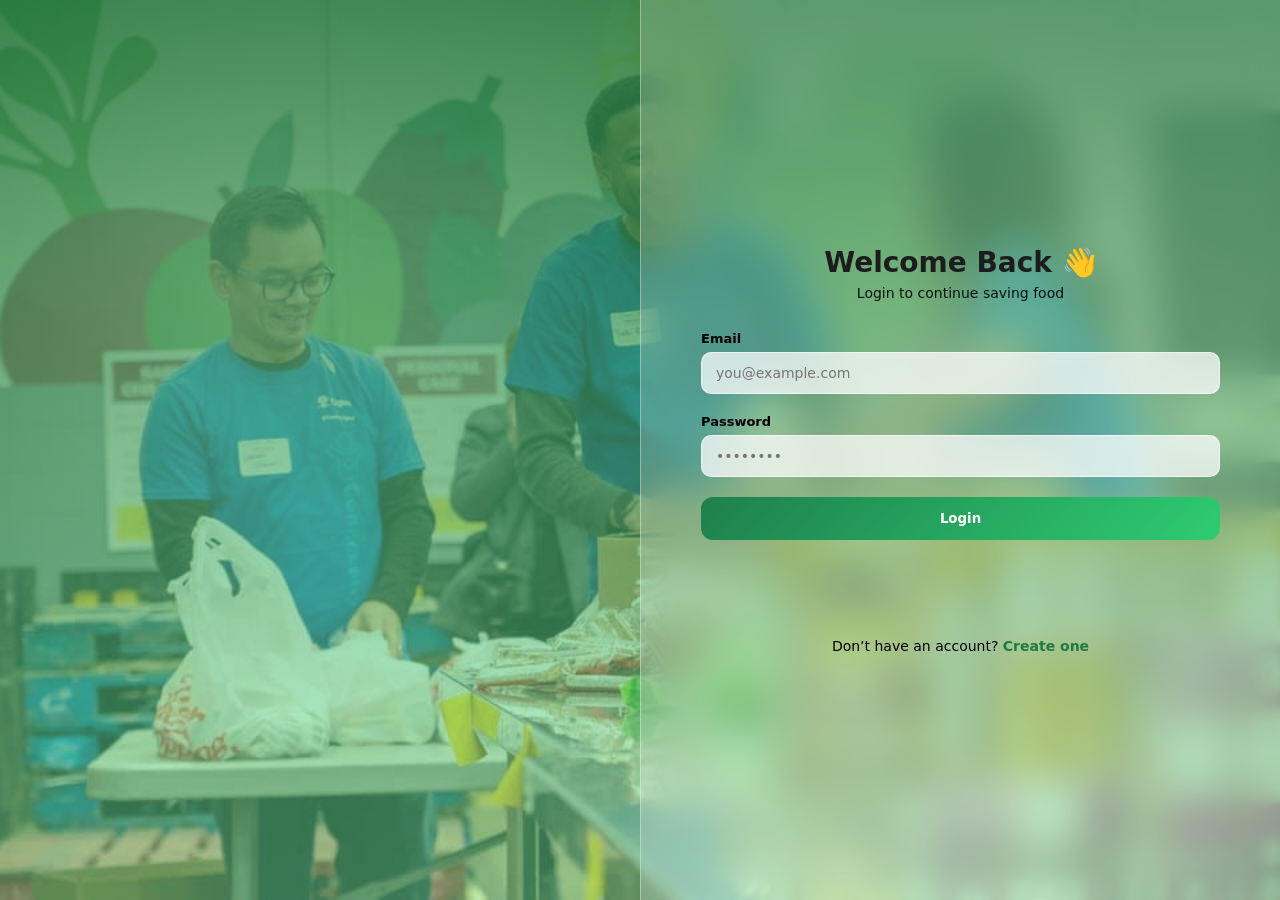
<file: frontend/login.html>
<!DOCTYPE html>
<html lang="en">
<head>
  <meta charset="UTF-8" />
  <meta name="viewport" content="width=device-width, initial-scale=1.0"/>
  <title>Login | FreshSave</title>
  <link rel="stylesheet" href="css/auth.css" />
  <link rel="icon" href="data:,">
</head>
<body>

  <!-- BACKGROUND -->
  <div class="auth-bg"></div>

  <!-- LOGIN CARD -->
  <div class="auth-wrapper">

    <div class="auth-glass">

      <div class="auth-header">
        <h1>Welcome Back 👋</h1>
        <p>Login to continue saving food</p>
      </div>

      <form id="loginForm" class="auth-form">

        <div class="input-group">
          <label>Email</label>
          <input type="email" placeholder="you@example.com" required />
        </div>

        <div class="input-group">
          <label>Password</label>
          <input type="password" placeholder="••••••••" required />
        </div>
        
        <button type="submit" class="btn-primary full">
          Login
        </button>

        <div id="authMessage" class="auth-message" style="opacity: 0;"></div>

      </form>

      <div class="auth-footer">
        <p>
          Don’t have an account?
          <a href="register.html">Create one</a>
        </p>
      </div>

    </div>

  </div>
  <script src="js/login.js"></script>
</body>
</html>
</file>
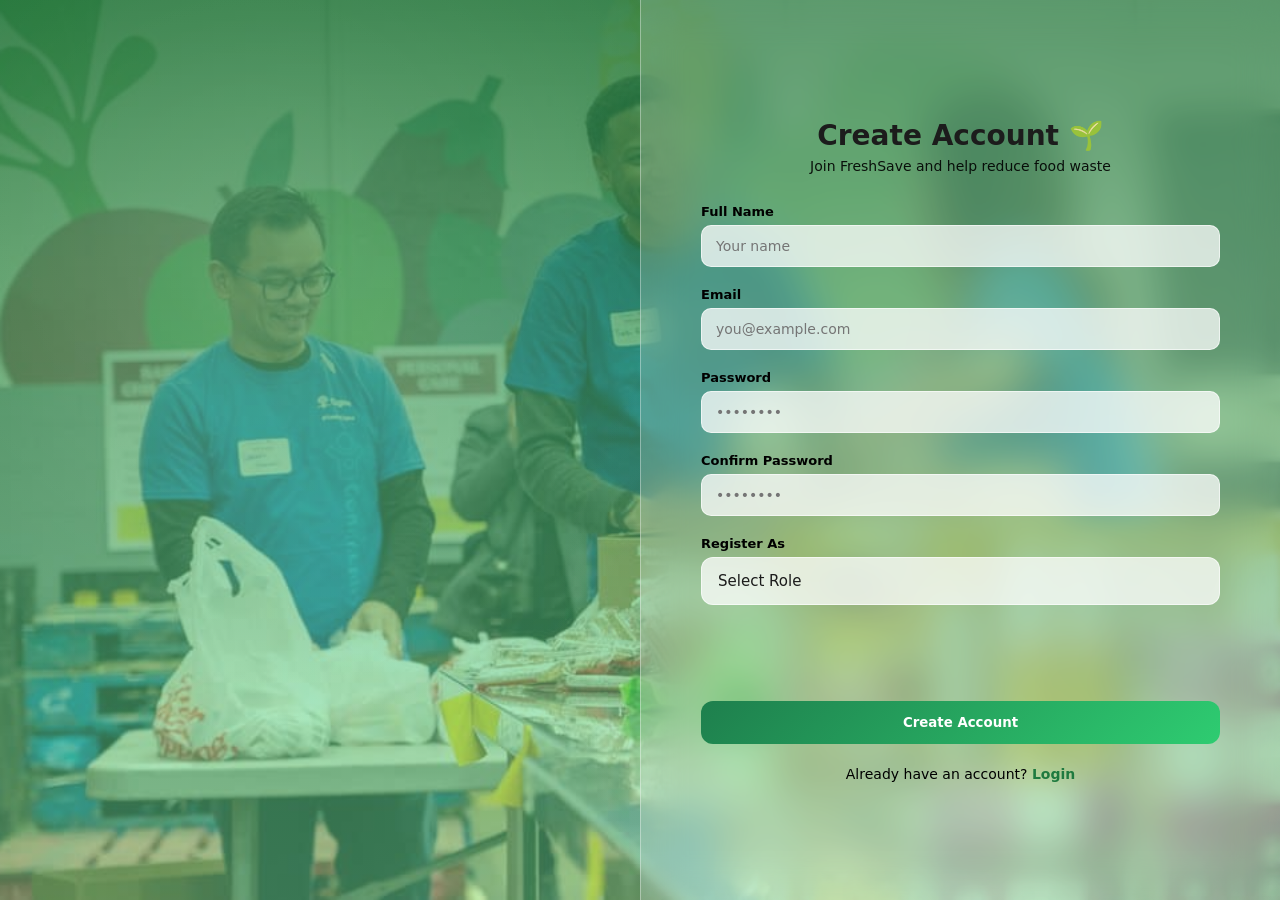
<file: frontend/register.html>
<!DOCTYPE html>
<html lang="en">
<head>
  <meta charset="UTF-8" />
  <meta name="viewport" content="width=device-width, initial-scale=1.0"/>
  <title>Register | FreshSave</title>
  <link rel="stylesheet" href="css/auth.css" />
  <link rel="icon" href="data:,">
</head>
<body>

  <!-- BACKGROUND -->
  <div class="auth-bg"></div>

  <!-- REGISTER CARD -->
  <div class="auth-wrapper">

    <div class="auth-glass">

      <div class="auth-header">
        <h1>Create Account 🌱</h1>
        <p>Join FreshSave and help reduce food waste</p>
      </div>

      <form id="registerForm" class="auth-form">

        <div class="input-group">
          <label>Full Name</label>
          <input type="text" id="name" placeholder="Your name" required />
        </div>

        <div class="input-group">
          <label>Email</label>
          <input type="email" id="email" placeholder="you@example.com" required />
        </div>

        <div class="input-group">
          <label>Password</label>
          <input type="password" id="password" placeholder="••••••••" required />
        </div>

        <div class="input-group">
          <label>Confirm Password</label>
          <input type="password" id="confirm-password" placeholder="••••••••" required />
        </div>

        <div class="input-group">
          <label>Register As</label>
          <select id="role" required>
            <option value="">Select Role</option>
            <option value="user">User</option>
            <option value="seller">Seller</option>
          </select>
        </div>

        <!-- MESSAGE -->
        <div id="authMessage" class="auth-message"></div>

        <button type="submit" class="btn-primary full">
          Create Account
        </button>

      </form>

      <div class="auth-footer">
        <p>
          Already have an account?
          <a href="login.html">Login</a>
        </p>
      </div>

    </div>

  </div>

  <!-- SCRIPT -->
  <script src="js/register.js"></script>

</body>
</html>
</file>
<file: frontend/css/auth.css>
:root {
  --green: #1f7a3f;
  --green-dark: #145a30;
  --accent: #7cffb2;
  --dark: #1c1c1c;
  --gray: #666;
}

/* RESET */
* {
  margin: 0;
  padding: 0;
  box-sizing: border-box;
  font-family: "Segoe UI", system-ui, sans-serif;
}

/* PAGE BASE */
body {
  min-height: 100vh;
  background: linear-gradient(120deg,#1b5e3c,#2e7d5b,#a5d6c3);
  padding: 40px 20px; /* add this */
}

/* HERO / AUTH BACKGROUND CONTAINER */
.hero {
  position: absolute;
  inset: 0;
  overflow: hidden;
}

/* BACKGROUND IMAGE (FADE IN) */
.hero::after {
  content: "";
  position: absolute;
  inset: 0;
  background: url("../assets/images/hero-food.jpg") center / cover no-repeat;

  opacity: 0;
  transform: scale(1.08);
  mix-blend-mode: soft-light;

  transition: opacity 1s ease, transform 1.5s ease;
  z-index: 0;
}

/* ACTIVATE FADE */
body.loaded .hero::after {
  opacity: 0.14;
  transform: scale(1);
}

.auth-container {
  position: relative;
  z-index: 2;
  width: 100%;
  max-width: 420px;
  padding: 42px 36px;

  background: rgba(255,255,255,0.15);
  backdrop-filter: blur(20px);
  -webkit-backdrop-filter: blur(20px);

  border-radius: 20px;
  border: 1px solid rgba(255,255,255,0.25);

  box-shadow: 0 25px 60px rgba(0,0,0,0.25);

  animation: fadeUp 0.8s ease;
}


/* HEADER */
.auth-header {
  text-align: center;
  margin-bottom: 30px;
}

.auth-header h1 {
  font-size: 28px;
  margin-bottom: 6px;
  color: var(--dark);
}

.auth-header p {
  font-size: 14px;
  color: var(--gray);
}

/* FORM */
.auth-form {
  display: flex;
  flex-direction: column;
  gap: 18px;
}

.input-group label {
  font-size: 13px;
  font-weight: 600;
  margin-bottom: 6px;
  display: block;
}

.input-group input,
.input-group select {
  width: 100%;
  padding: 12px 14px;
  border-radius: 10px;
  border: 1px solid #ddd;
  font-size: 14px;
  transition: 0.25s ease;
}

.input-group input:focus,
.input-group select:focus {
  border-color: var(--green);
  box-shadow: 0 0 0 3px rgba(31,122,63,0.18);
  outline: none;
}

.input-group select {
  appearance: none;
  -webkit-appearance: none;
  -moz-appearance: none;

  width: 100%;
  padding: 14px 44px 14px 16px;
  border-radius: 12px;
  border: 2px solid #e0e0e0;

  font-size: 14px;
  font-weight: 500;
  background-color: #fff;

  background-image:
    linear-gradient(45deg, transparent 50%, var(--green) 50%),
    linear-gradient(135deg, var(--green) 50%, transparent 50%);
  background-position:
    calc(100% - 22px) calc(50% - 3px),
    calc(100% - 16px) calc(50% - 3px);
  background-size: 6px 6px;
  background-repeat: no-repeat;

  cursor: pointer;
  transition: all 0.25s ease;
}

.input-group select:focus {
  border-color: var(--green);
  box-shadow: 0 0 0 4px rgba(31,122,63,0.18);
}


/* BUTTON */
.btn-primary {
  background: linear-gradient(135deg, #1e7f4d, #2ecc71);
  color: white;
  border: none;
  border-radius: 12px;
  padding: 14px;
  font-weight: 600;
  cursor: pointer;
  transition: 0.3s ease;
}

.btn-primary:hover {
  transform: translateY(-2px);
  box-shadow: 0 14px 30px rgba(46,204,113,0.45);
}

.btn-primary.full {
  width: 100%;
}

/* FOOTER */
.auth-footer {
  text-align: center;
  margin-top: 22px;
  font-size: 14px;
}

.auth-footer a {
  color: var(--green);
  font-weight: 600;
  text-decoration: none;
}

/* ANIMATION */
@keyframes fadeUp {
  from {
    opacity: 0;
    transform: translateY(25px);
  }
  to {
    opacity: 1;
    transform: translateY(0);
  }
}


.error-msg {
  display: none;
  margin-top: 6px;
  font-size: 13px;
  color: #d93025;
  animation: shake 0.35s ease;
}

.input-group.error select {
  border-color: #d93025;
  box-shadow: 0 0 0 4px rgba(217,48,37,0.15);
}

.input-group.error .error-msg {
  display: block;
}
@keyframes shake {
  0% { transform: translateX(0); }
  25% { transform: translateX(-4px); }
  50% { transform: translateX(4px); }
  75% { transform: translateX(-4px); }
  100% { transform: translateX(0); }
}

.input-group.success select {
  border-color: #2ecc71;
  box-shadow: 0 0 0 4px rgba(46,204,113,0.2);
}


.auth-message {
  margin-bottom: 18px;
  padding: 12px 14px;
  border-radius: 10px;
  font-size: 14px;
  opacity: 0;
  transition: opacity 0.3s ease;
}

.auth-message.success {
  background: #e6f8ef;
  color: #1f7a3f;
}

.auth-message.error {
  background: #fdecea;
  color: #c0392b;
}


/* ROLE SELECT WRAPPER */
.input-group select {
  appearance: none;
  -webkit-appearance: none;
  -moz-appearance: none;

  background-color: #ffffff;
  border: 2px solid rgba(31, 122, 63, 0.35);
  border-radius: 12px;

  padding: 14px 44px 14px 16px;
  font-size: 15px;
  font-weight: 500;
  color: var(--dark);

  cursor: pointer;
  transition: all 0.25s ease;
  background-image: url("data:image/svg+xml,%3Csvg width='14' height='14' viewBox='0 0 24 24' fill='none' xmlns='http://www.w3.org/2000/svg'%3E%3Cpath d='M6 9L12 15L18 9' stroke='%231f7a3f' stroke-width='2' stroke-linecap='round' stroke-linejoin='round'/%3E%3C/svg%3E");
  background-repeat: no-repeat;
  background-position: right 16px center;
  background-size: 14px;
}

/* HOVER */
.input-group select:hover {
  border-color: var(--green);
}

/* FOCUS */
.input-group select:focus {
  outline: none;
  border-color: var(--green);
  box-shadow: 0 0 0 4px rgba(31, 122, 63, 0.18);
}

/* OPTION STYLE (limited but cleaner) */
.input-group select option {
  font-size: 14px;
  padding: 10px;
}


/* STRONGER SELECT RESET */
.auth-container .input-group select {
  -webkit-appearance: none;
  -moz-appearance: none;
  appearance: none;

  width: 100%;
  padding: 14px 44px 14px 16px;

  font-size: 15px;
  font-weight: 500;
  color: #1c1c1c;

  border-radius: 14px;
  border: 2px solid rgba(31, 122, 63, 0.4);
  background-color: #ffffff;

  cursor: pointer;
  transition: all 0.25s ease;

  /* CUSTOM ARROW */
  background-image: url("data:image/svg+xml,%3Csvg xmlns='http://www.w3.org/2000/svg' width='14' height='14' viewBox='0 0 24 24' fill='none'%3E%3Cpath d='M6 9L12 15L18 9' stroke='%231f7a3f' stroke-width='2' stroke-linecap='round' stroke-linejoin='round'/%3E%3C/svg%3E");
  background-repeat: no-repeat;
  background-position: right 16px center;
  background-size: 14px;
}

/* HOVER */
.auth-container .input-group select:hover {
  border-color: var(--green);
}

/* FOCUS */
.auth-container .input-group select:focus {
  outline: none;
  border-color: var(--green);
  box-shadow: 0 0 0 4px rgba(31, 122, 63, 0.18);
}

/* OPTION TEXT (LIMITED) */
.auth-container .input-group select option {
  font-size: 14px;
}


/* SUCCESS / ERROR MESSAGE */
.auth-message {
  margin-top: 14px;
  padding: 12px;
  border-radius: 10px;
  font-size: 14px;
  text-align: center;
  opacity: 0;
  animation: fadeUp 0.4s ease forwards;
}

.auth-message.success {
  background: rgba(46, 204, 113, 0.15);
  color: #1f7a3f;
  border: 1px solid rgba(46, 204, 113, 0.4);
}

.auth-message.error {
  background: rgba(231, 76, 60, 0.15);
  color: #c0392b;
  border: 1px solid rgba(231, 76, 60, 0.4);
}



/* background */
.auth-bg{
position:fixed;
inset:0;
background: linear-gradient(120deg,#1b5e3c,#2e7d5b,#a5d6c3);
z-index:-1;
}

.auth-wrapper{
position:fixed;
top:0;
right:0;
height:100vh;
width:100vw;

display:flex;
justify-content:flex-end;
align-items:center;
}

/* GLASS CARD */
.auth-glass{
width:50vw;
max-width:720px;
min-width:420px;
height:100vh;
padding:60px;
background: rgba(255,255,255,0.18);
backdrop-filter: blur(20px);
border-left:1px solid rgba(255,255,255,0.35);
display:flex;
flex-direction:column;
justify-content:center;
animation: fadeUp .8s ease;
}

.input-group input,
.input-group select{
background: rgba(255,255,255,0.75);
border:1px solid rgba(255,255,255,0.6);
}

.auth-form{
  gap:20px;
}

.auth-bg{
position:fixed;
inset:0;

background:
linear-gradient(
rgba(31,122,63,0.85),
rgba(124,255,178,0.45)
),
url("../assets/images/hero-food.jpg");

background-size:cover;
background-position:center;
background-repeat:no-repeat;
animation: fadeUp 0.8s ease;
z-index:-1;
}

.auth-bg::after{
content:"";
position:absolute;
inset:0;

background:
radial-gradient(circle at 20% 30%, rgba(255,255,255,0.12), transparent 40%),
radial-gradient(circle at 80% 70%, rgba(255,255,255,0.08), transparent 40%);
}

.auth-header p{
color: black;
opacity: 0.9;
}


/* ============================= */
/* Mobile Fix - Login/Register   */
/* ============================= */
@media (max-width: 768px) {

  .auth-container,
  .login-container,
  .register-container {
    padding: 20px !important;
    margin: 0 auto !important;
    width: 100% !important;
  }

  .auth-card,
  .login-card,
  .register-card {
    width: 100% !important;
    padding: 20px !important;
    border-radius: 16px !important;
  }

  .auth-title,
  .login-title,
  .register-title {
    font-size: 26px !important;
    text-align: center;
  }

  .auth-subtitle {
    text-align: center;
    font-size: 14px;
  }

  input,
  select,
  button {
    width: 100% !important;
  }

  .form-group {
    margin-bottom: 16px !important;
  }

  .auth-footer {
    text-align: center;
    margin-top: 20px;
  }
}

/* CENTER LOGIN + REGISTER ON MOBILE */
@media (max-width: 768px) {

  body {
    display: flex;
    justify-content: center;
    align-items: flex-start;   /* ✅ FIX */
    min-height: 100vh;
    padding-top: 40px;
  }

  .auth-container,
  .login-container,
  .register-container {
    width: 100%;
    max-width: 420px;
    margin: 0 auto;
    padding: 20px;
    margin-top: 20px !important;
  }

  form {
    width: 100%;
  }

  h1, h2, h3, p {
    text-align: center;
  }
}

@media (max-width: 768px) {
  .auth-container {
    margin-top: 0;
    padding: 24px;
  }
}

@media (max-width: 768px) {

  body {
    display: flex !important;
    justify-content: center;
    align-items: center;   /* ✅ center vertically */
    min-height: 100vh;
    padding: 20px 10px;
  }

  .auth-wrapper {
    position: static !important;
    display: flex !important;
    justify-content: center;
    align-items: center;   /* ✅ center container */
    width: 100%;
    height: auto;
  }

  .auth-glass {
    width: 100% !important;
    max-width: 380px;
    height: auto !important;
    min-width: 0 !important;
    padding: 25px 20px !important;
    border-radius: 16px;
  }

}
</file>
